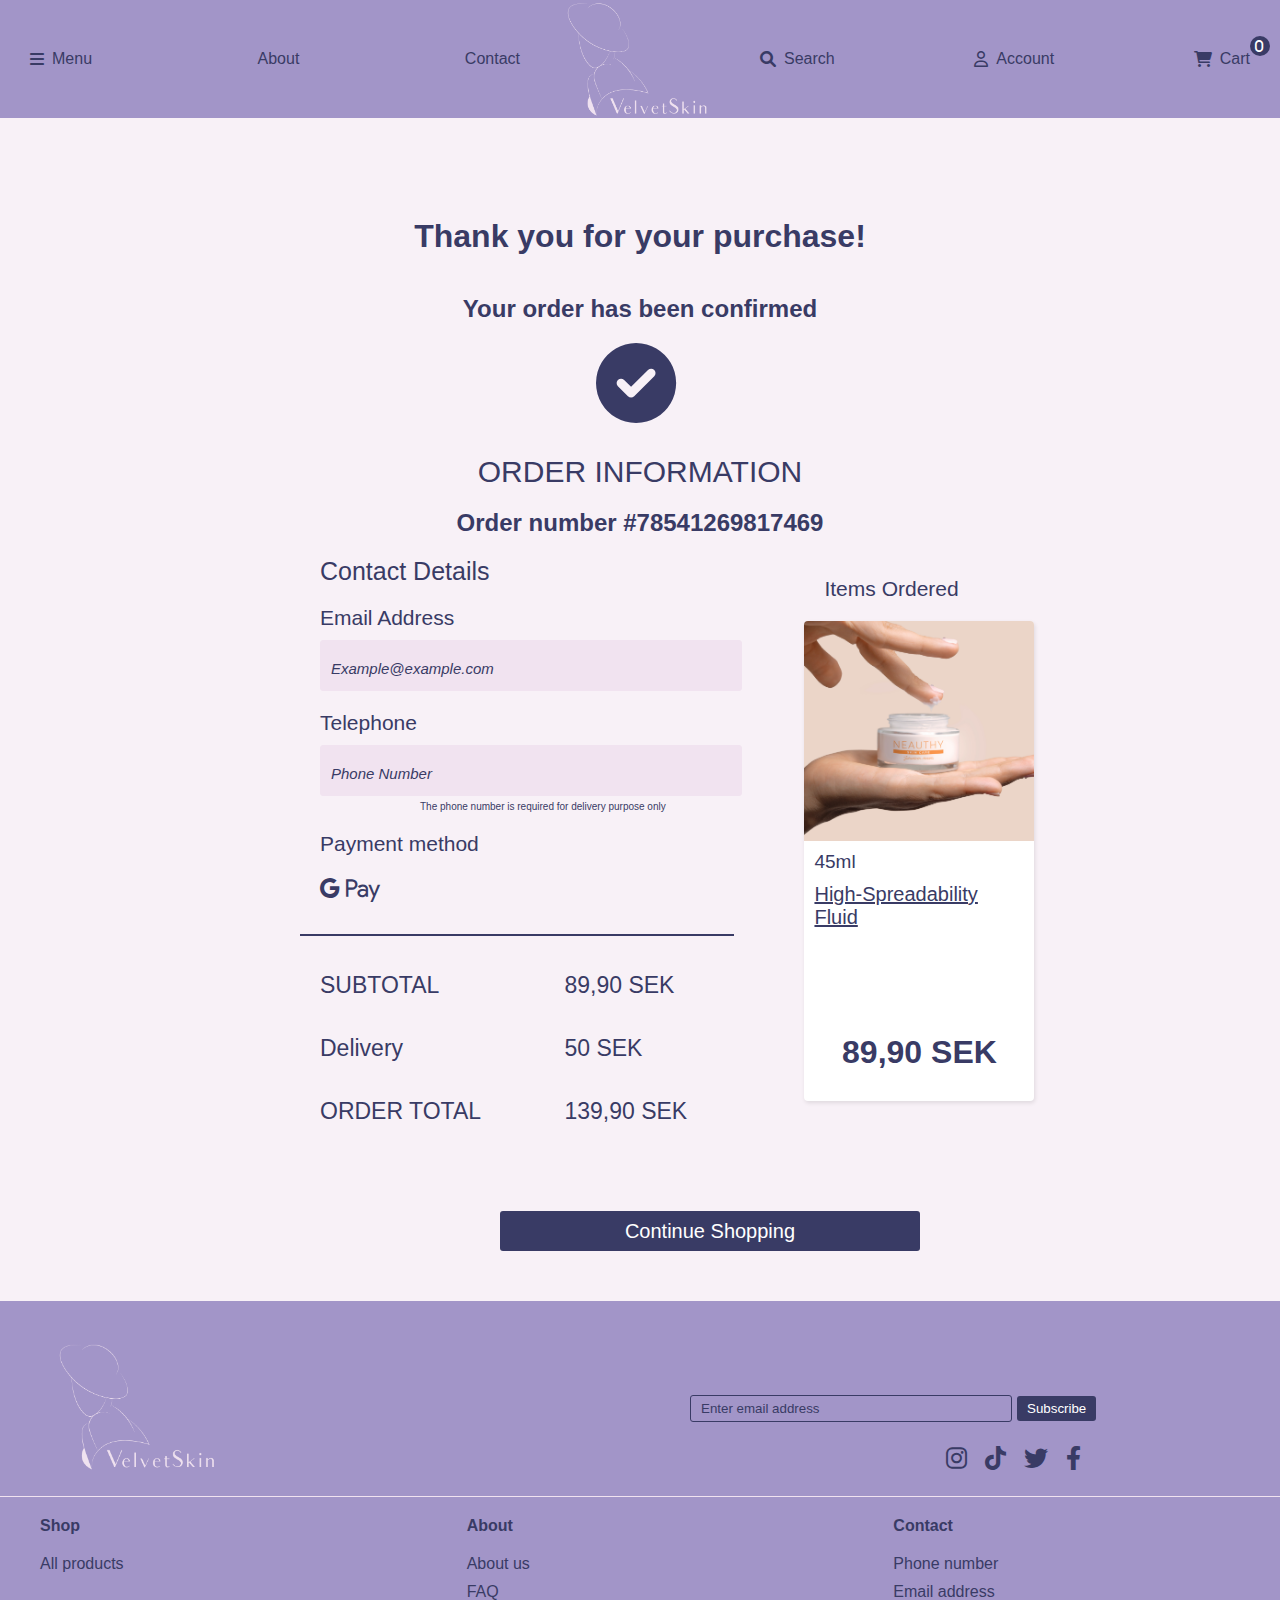
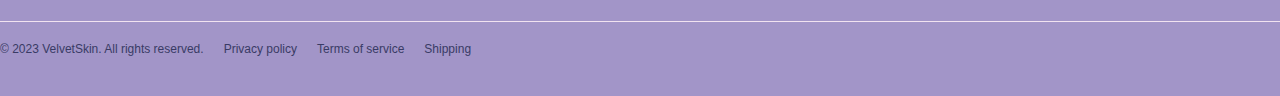
<file: confirmtpage.html>
<!DOCTYPE html>
<html lang="en">

<head>
    <meta charset="UTF-8" />
    <meta name="viewport" content="width=device-width, initial-scale=1.0" />
    <title>VelvetSkin</title>
    <link rel="stylesheet" href="confirmpage.css" />
    <link rel="stylesheet" href="https://cdnjs.cloudflare.com/ajax/libs/font-awesome/6.0.0/css/all.min.css" />
    <script src="confirmpage.js" defer></script>
</head>

<body>
    <nav>
        <ul class="sidebar">
            <li onclick="hideSidebar()">
                <a href="#"><svg xmlns="http://www.w3.org/2000/svg" height="22" viewBox="0 -960 960 960" width="22">
                        <path
                            d="m256-200-56-56 224-224-224-224 56-56 224 224 224-224 56 56-224 224 224 224-56 56-224-224-224 224Z" />
                    </svg>
                </a>
            </li>
            <li><a href="index.html">Home</a></li>
            <li><a href="productpage.html">Shop</a></li>
            <li><a href="#Explore">Explore</a></li>
            <li><a href="#About">About</a></li>
            <li>
                <a href="#"><i class="fa-solid fa-heart"></i>Wishlist</a>
            </li>
            <li><a href="#">Costumer Service</a></li>
            <li><a href="#">Login/Sign in</a></li>
        </ul>
        <ul>
            <li onclick="showSidebar()">
                <a href="#"><i class="fa-solid fa-bars"></i>Menu</a>
            </li>
            <li class="left-items1"><a href="#">About</a></li>
            <li class="left-items1"><a href="#">Contact</a></li>
        </ul>
        <img src="logo/VelvetSkin logo_Rityta 1 copy.png" class="logo" />
        <ul>
            <li class="right-items1">
                <a href="#Search"><i class="fa-solid fa-magnifying-glass"></i>Search</a>
            </li>
            <li class="right-items1">
                <a href="#Account"><i class="fa-regular fa-user"></i>Account</a>
            </li>
            <li class="right-items">
                <a href="shoppingcart.html"><i class="fa-solid fa-cart-shopping"><span>0</span></i>Cart</a>
            </li>
        </ul>
    </nav>

    <main>
        <h1>Thank you for your purchase!</h1>
        <h2>Your order has been confirmed</h2>
        <div class="tick">
            <i class="fa-solid fa-circle-check"></i>
        </div>
        <div class="tab">
            <p1>ORDER INFORMATION</p1>
            <h2>Order number #78541269817469</h2>
            <div class="row">
                <div class="frscln">
                    <div class="contact-details">
                        <p>Contact Details</p>
                    </div>
                    <div class="inputBox">
                        <span>Email Address</span>
                        <input type="email" placeholder="Example@example.com" />
                    </div>

                    <div class="inputBox">
                        <span>Telephone</span>
                        <input type="phone-number" placeholder="Phone Number" />
                        <div class="span1">
                            <span>The phone number is required for delivery purpose only</span>
                        </div>
                    </div>
                    <div class="inputBox">
                        <span>Payment method</span>
                        <div class="shop">
                            <i class="fa-brands fa-google-pay"></i>
                        </div>
                    </div>
                    <hr color="#393b65">
                    <div class="textcols">
                        <div class="textcols-item">
                            <br><br>
                            <p2>SUBTOTAL</p2><br><br><br>
                            <p2>Delivery</p2><br><br><br>
                            <p2>ORDER TOTAL</p2><br><br><br>
                        </div>
                        <div class="textcols-item">
                            <br><br>
                            <p2>89,90 SEK</p2><br><br><br>
                            <p2>50 SEK</p2><br><br><br>
                            <p2>139,90 SEK</p2><br><br><br>
                        </div>
                    </div>
                </div>
                <div class="seccln">
                    <div class="inputBox">
                        <span>Items Ordered</span>
                    </div>
                    <div class="card">
                        <div class="card__top">
                            <a href="#" class="card__image">
                                <img src="products/8.jpg" alt="product8" />
                            </a>
                            <div class="card__label"></div>
                        </div>
                        <div class="card__bottom">
                            <div class="card__prices">
                                <div class="card__price">45ml</div>
                            </div>
                            <a href="#" class="card__title">
                                High-Spreadability Fluid
                            </a>
                            <h1>89,90 SEK</h1>
                        </div>
                    </div>
                </div>
            </div>
        </div>
        <button class="shopping-btn">
            <a href="productpage.html">Continue Shopping</a>
        </button>
    </main>

    <footer>
        <footer>
            <div class="footer-container">
                <div class="footer-info">
                    <div class="footer-top">
                        <div class="footer-logo">
                            <img src="logo/VelvetSkin logo_Rityta 1 copy.png" alt="Your Logo" />
                        </div>

                        <div class="footer-search">
                            <input type="text" id="search" placeholder="Enter email address" />
                            <button id="subscribe">Subscribe</button>
                        </div>

                        <div class="footer-social">
                            <a href="#"><i class="fab fa-instagram"></i></a>
                            <a href="#"><i class="fab fa-tiktok"></i></a>
                            <a href="#"><i class="fab fa-twitter"></i></a>
                            <a href="#"><i class="fab fa-facebook-f"></i></a>
                        </div>
                    </div>
                </div>
            </div>

            <div class="footer-text-container">
                <div class="footer-column">
                    <h4>Shop</h4>
                    <p>All products</p>
                </div>

                <div class="footer-column">
                    <h4>About</h4>
                    <p>About us</p>
                    <p>FAQ</p>
                </div>

                <div class="footer-column">
                    <h4>Contact</h4>
                    <p>Phone number</p>
                    <p>Email address</p>
                </div>
            </div>

            <div class="footer-bottom">
                <p>&copy; 2023 VelvetSkin. All rights reserved.</p>
                <div class="additional-text">
                    <p>Privacy policy</p>
                    <p>Terms of service</p>
                    <p>Shipping</p>
                </div>
            </div>
        </footer>
    </footer>
</body>

</html>
</file>
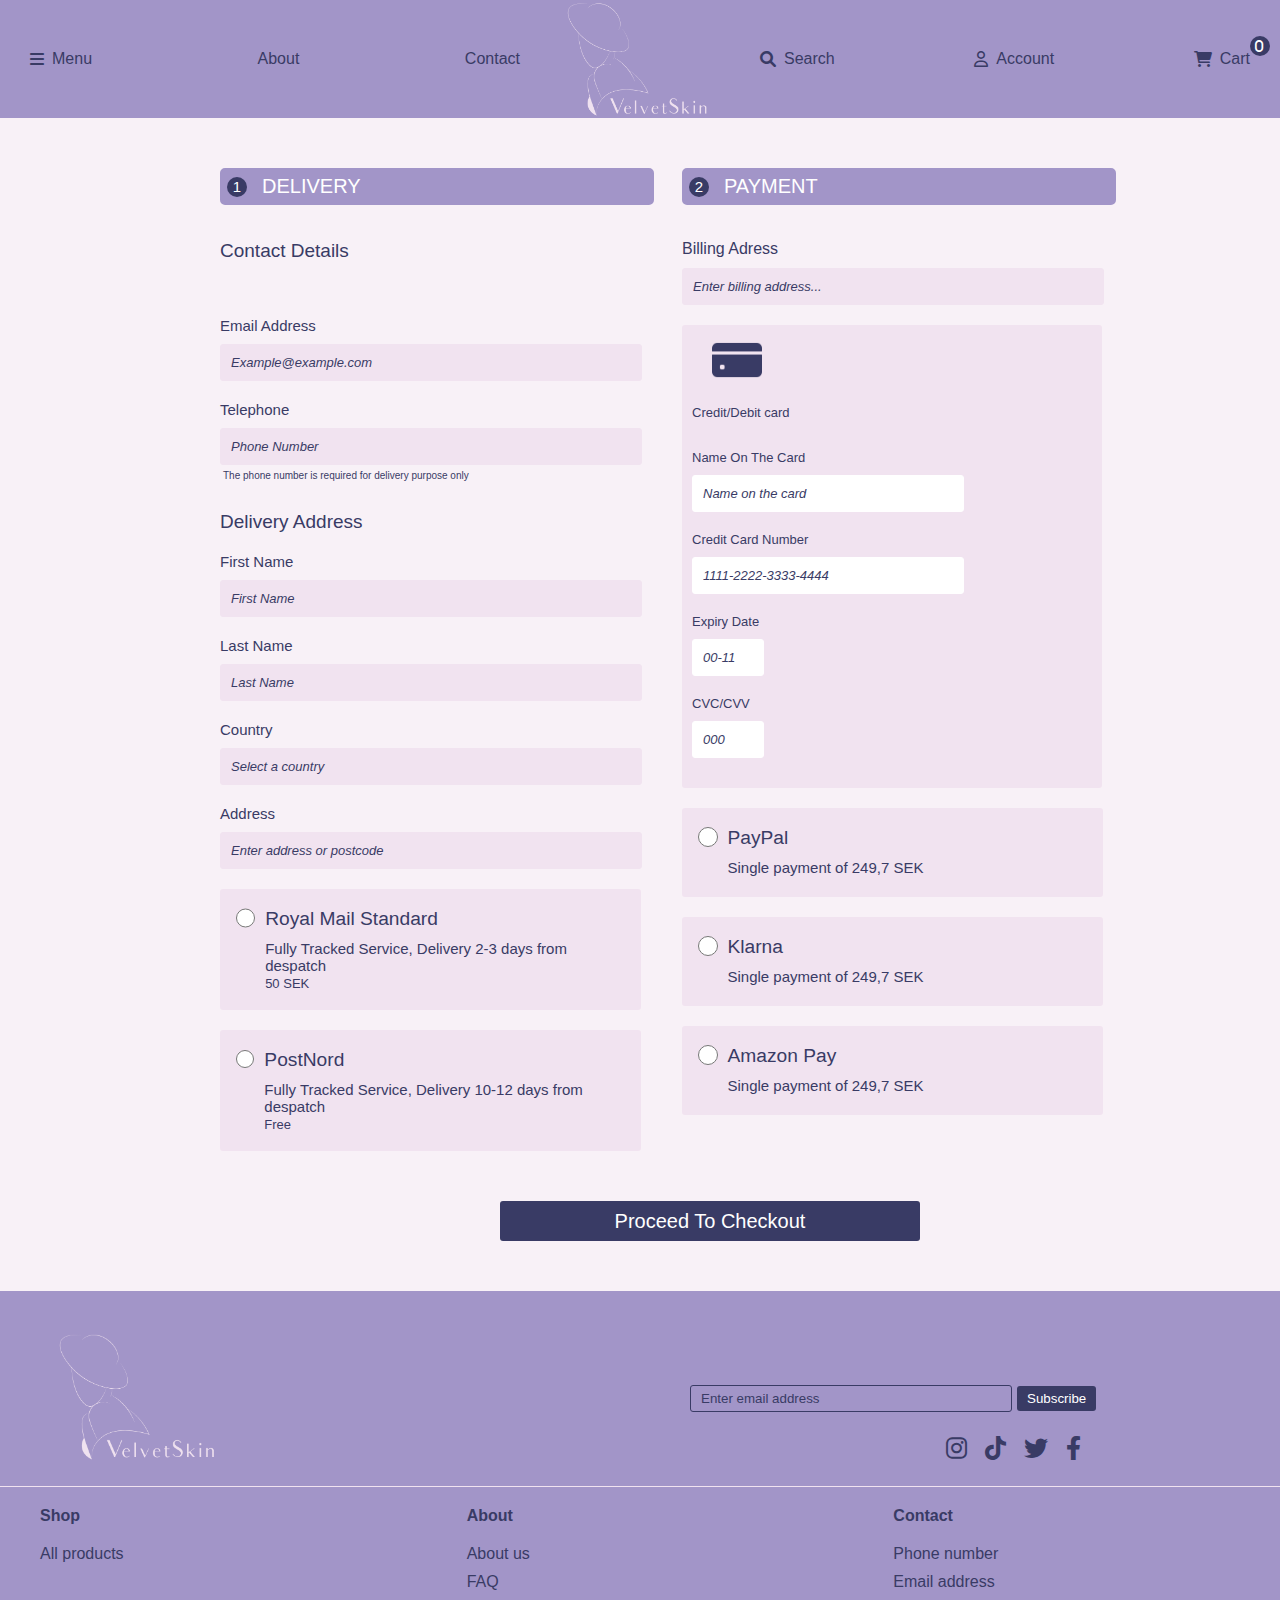
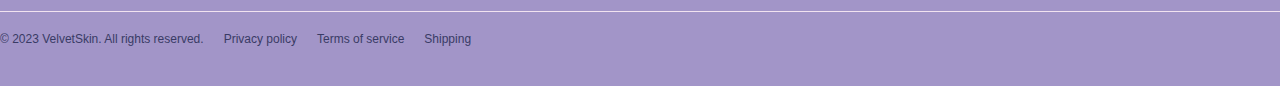
<file: deliverypage.html>
<!DOCTYPE html>
<html lang="en">
  <head>
    <meta charset="UTF-8" />
    <meta name="viewport" content="width=device-width, initial-scale=1.0" />
    <title>VelvetSkin</title>
    <link rel="stylesheet" href="deliverypage.css" />
    <link
      rel="stylesheet"
      href="https://cdnjs.cloudflare.com/ajax/libs/font-awesome/6.0.0/css/all.min.css"
    />
    <script src="deliverypage.js" defer></script>
  </head>

  <body>
    <nav>
      <ul class="sidebar">
        <li onclick="hideSidebar()">
          <a href="#"
            ><svg
              xmlns="http://www.w3.org/2000/svg"
              height="22"
              viewBox="0 -960 960 960"
              width="22"
            >
              <path
                d="m256-200-56-56 224-224-224-224 56-56 224 224 224-224 56 56-224 224 224 224-56 56-224-224-224 224Z"
              />
            </svg>
          </a>
        </li>
        <li><a href="index.html">Home</a></li>
        <li><a href="productpage.html">Shop</a></li>
        <li><a href="#Explore">Explore</a></li>
        <li><a href="#About">About</a></li>
        <li>
          <a href="#"><i class="fa-solid fa-heart"></i>Wishlist</a>
        </li>
        <li><a href="#">Costumer Service</a></li>
        <li><a href="#">Login/Sign in</a></li>
      </ul>
      <ul>
        <li onclick="showSidebar()">
          <a href="#"><i class="fa-solid fa-bars"></i>Menu</a>
        </li>
        <li class="left-items1"><a href="#">About</a></li>
        <li class="left-items1"><a href="#">Contact</a></li>
      </ul>
      <img src="logo/VelvetSkin logo_Rityta 1 copy.png" class="logo" />
      <ul>
        <li class="right-items1">
          <a href="#Search"
            ><i class="fa-solid fa-magnifying-glass"></i>Search</a
          >
        </li>
        <li class="right-items1">
          <a href="#Account"><i class="fa-regular fa-user"></i>Account</a>
        </li>
        <li class="right-items">
          <a href="#"
            ><i class="fa-solid fa-cart-shopping"><span>0</span></i
            >Cart</a
          >
        </li>
      </ul>
    </nav>

    <main>
      <div class="row2">
        <div class="column1">
          <div class="rectangle">
            <div class="circle">1</div>
            <p>DELIVERY</p>
          </div>
          <div class="contact-details">
            <p>Contact Details</p>
          </div>
          <div class="row">
            <div class="inputBox">
              <span>Email Address</span>
              <input type="email" placeholder="Example@example.com" />
            </div>

            <div class="inputBox">
              <span>Telephone</span>
              <input type="phone-number" placeholder="Phone Number" />
              <div class="span1">
                <span
                  >The phone number is required for delivery purpose only</span
                >
              </div>
            </div>

            <div class="deliveryadd">
              <p>Delivery Address</p>
            </div>

            <div class="inputBox">
              <span>First Name</span>
              <input type="name" placeholder="First Name" />
            </div>
            <div class="inputBox">
              <span>Last Name</span>
              <input type="lastname" placeholder="Last Name" />
            </div>

            <div class="inputBox">
              <span>Country</span>
              <input type="country" placeholder="Select a country" />
            </div>
            <div class="inputBox">
              <span>Address</span>
              <input
                type="address-or-postcode"
                placeholder="Enter address or postcode"
              />
            </div>

            <form>
              <label>
                <input type="radio" name="delivery" value="RoyaleMail" />
                <div>
                  <span class="title1">Royal Mail Standard</span>
                  <span class="undertext1">
                    Fully Tracked Service, Delivery 2-3 days from despatch
                  </span>
                  <span class="price">50 SEK</span>
                </div>
              </label>
              <label>
                <input type="radio" name="delivery" value="PostNord" />
                <div>
                  <span class="title2">PostNord</span>
                  <span class="undertext2">
                    Fully Tracked Service, Delivery 10-12 days from despatch
                  </span>
                  <span class="price2">Free</span>
                </div>
              </label>
            </form>
          </div>
        </div>
        <div class="column2">
          <div class="rectangle2">
            <div class="circle2">2</div>
            <p>PAYMENT</p>
          </div>
          <div class="row-right">
            <div class="inputBox">
              <span>Billing Adress</span>
              <input
                type="billing-address"
                placeholder="Enter billing address..."
              />
            </div>
          </div>

          <div class="info-card">
            <div class="InputBox">
              <img src="homepage img/credit-card-2.png" alt="credit-card" />
              <span>Credit/Debit card</span>
            </div>

            <div class="inputBox">
              <span>Name On The Card</span>
              <input type="card-name" placeholder="Name on the card" />
            </div>

            <div class="inputBox">
              <span>Credit Card Number</span>
              <input type="card-number" placeholder="1111-2222-3333-4444" />
            </div>

            <div class="flex">
              <div class="inputBox">
                <span>Expiry Date</span>
                <input type="exp-date" placeholder="00-11" />
              </div>
            </div>
            <div class="inputBox">
              <span>CVC/CVV</span>
              <input type="CVC" placeholder="000" />
            </div>
          </div>
          <form>
            <label>
              <input type="radio" name="payment" value="PayPal" />
              <div>
                <span class="title3">PayPal</span>
                <span class="undertext3"> Single payment of 249,7 SEK </span>
              </div>
            </label>

            <label>
              <input type="radio" name="payment" value="Klarna" />
              <div>
                <span class="title4">Klarna</span>
                <span class="undertext4"> Single payment of 249,7 SEK </span>
              </div>
            </label>

            <label>
              <input type="radio" name="payment" value="Amazon Pay" />
              <div>
                <span class="title5">Amazon Pay</span>
                <span class="undertext5"> Single payment of 249,7 SEK </span>
              </div>
            </label>
          </form>
        </div>
      </div>
      <button class="proceed-payment-btn">
        <a href="confirmtpage.html">Proceed To Checkout</a>
      </button>
    </main>

    <footer>
      <footer>
        <div class="footer-container">
          <div class="footer-info">
            <div class="footer-top">
              <div class="footer-logo">
                <img
                  src="logo/VelvetSkin logo_Rityta 1 copy.png"
                  alt="Your Logo"
                />
              </div>

              <div class="footer-search">
                <input
                  type="text"
                  id="search"
                  placeholder="Enter email address"
                />
                <button id="subscribe">Subscribe</button>
              </div>

              <div class="footer-social">
                <a href="#"><i class="fab fa-instagram"></i></a>
                <a href="#"><i class="fab fa-tiktok"></i></a>
                <a href="#"><i class="fab fa-twitter"></i></a>
                <a href="#"><i class="fab fa-facebook-f"></i></a>
              </div>
            </div>
          </div>
        </div>

        <div class="footer-text-container">
          <div class="footer-column">
            <h4>Shop</h4>
            <p>All products</p>
          </div>

          <div class="footer-column">
            <h4>About</h4>
            <p>About us</p>
            <p>FAQ</p>
          </div>

          <div class="footer-column">
            <h4>Contact</h4>
            <p>Phone number</p>
            <p>Email address</p>
          </div>
        </div>

        <div class="footer-bottom">
          <p>&copy; 2023 VelvetSkin. All rights reserved.</p>
          <div class="additional-text">
            <p>Privacy policy</p>
            <p>Terms of service</p>
            <p>Shipping</p>
          </div>
        </div>
      </footer>
    </footer>
  </body>
</html>
</file>
<file: confirmpage.css>
* {
  margin: 0;
  padding: 0;
}
html {
  scroll-behavior: smooth;
}
body {
  min-height: 100vh;
  font-family: "Open Sans", sans-serif;
  background-color: #f1e3f084;
}

/* Header */

.left-items1 {
  text-decoration: none;
  display: flex;
  justify-content: flex-start;
}
.right-items1 .right-items {
  text-decoration: none;
  display: flex;
  justify-content: flex-end;
  float: right;
  padding: 50px 0;
}
nav {
  background-color: #a295c8;
  width: 100%;
  display: flex;
  align-items: center;
  box-sizing: border-box;
}
nav ul {
  width: 100%;
  list-style: none;
  display: flex;
  justify-content: space-between;
}
nav li {
  height: 50px;
}
nav a {
  height: 100%;
  padding: 0 30px; /*create space between text*/
  text-decoration: none;
  display: flex;
  align-items: center;
  color: #393b65;
}
nav a:hover {
  background-color: #f1e3f0;
}

.fa-cart-shopping {
  position: relative;
}

.fa-cart-shopping span {
  position: absolute;
  display: flex;
  width: 20px;
  height: 20px;
  background-color: #393b65;
  justify-content: center;
  align-items: center;
  color: #fff;
  border-radius: 50%;
  font-size: small;
  top: -15px;
  right: -50px;
}

.fa-cart-shopping {
  position: relative;
}

.fa-cart-shopping span {
  position: absolute;
  display: flex;
  width: 20px;
  height: 20px;
  background-color: #393b65;
  justify-content: center;
  align-items: center;
  color: #fff;
  border-radius: 50%;
  font-size: small;
  top: -15px;
  right: -50px;
}

.logo {
  align-items: center;
  width: 180px;
}

i {
  padding-right: 8px;
}

/* Menu Bar*/

.sidebar {
  position: fixed;
  top: 0%;
  left: 0;
  height: 100vh; /*mean full height of the screen*/
  width: 250px;
  z-index: 999;
  background-color: #f1e3f027;
  backdrop-filter: blur(10px);
  box-shadow: -10px 0 10px rgba(0, 0, 0, 0.1);
  display: none;
  flex-direction: column;
  align-items: flex-start;
  justify-content: flex-start;
}
.sidebar li {
  width: 100%;
}

/* Making Header Responsive*/

@media (max-width: 850px) {
  .left-items1 {
    display: none;
  }
  .right-items1 {
    display: none;
  }
  .right-items {
    padding-left: 9rem;
  }
}

@media (max-width: 600px) {
  .sidebar {
    width: 100%;
  }
}

/* Main Section */
h1,
h2 {
  padding: 20px;
  color: #393b65;
  text-align: center;
}
h1 {
  padding-top: 100px;
}

.tick {
  display: flex;
  justify-content: center;
  color: #393b65;
  font-size: 5rem;
  padding-bottom: 2rem;
}
/* Footer */

footer {
  background-color: #a295c8;
  padding: 40px 0;
  color: #393b65;
}

.footer-top {
  display: flex;
  justify-content: space-between;
  align-items: center;
}

.footer-logo img {
  width: 200px;
  height: auto;
}

.footer-text-container {
  display: flex;
  justify-content: center;
  margin-top: 20px;
  margin-bottom: 20px;
  border-top: 1px solid #f1e3f0;
}

.footer-column {
  flex: 1;
  margin-left: 40px;
}

h4 {
  margin-top: 20px;
  margin-bottom: 20px;
}

.footer-text-container p {
  margin-top: 10px;
  color: #393b65;
}

.footer-social {
  display: flex;
  margin-top: 100px;
  margin-left: -150px;
}

.footer-social a {
  color: #393b65;
  margin-right: 10px;
  font-size: 24px;
  transition: color 0.3s;
}

.footer-social a:hover {
  color: #393b65;
}

.footer-bottom {
  display: flex;
  text-align: right;
  padding-top: 20px;
  padding-right: 20px;
  border-top: 1px solid #f1e3f0;
  font-size: 12px;
}

.additional-text {
  display: flex;
  color: #393b65;
  padding-left: 20px;
  text-align: left;
}

.additional-text p {
  margin-right: 20px;
}

footer {
  background-color: #a295c8;
  padding: 20px 0;
}

.footer-container {
  display: flex;
  justify-content: space-between;
  align-items: center;
  max-width: 1200px;
  margin: 0 auto;
}

.footer-info {
  display: flex;
  color: #fff;
}

.footer-search {
  display: flex;
  align-items: center;
}

input[type="text"]::placeholder {
  color: #393b65;
}

input[type="text"] {
  background-color: #a295c8;
  border: 1px solid;
  border-radius: 3px;
  color: #393b65;
  padding: 5px 10px;
  margin-left: 450px;
  width: 300px;
}

button {
  background-color: #393b65;
  border: none;
  border-radius: 3px;
  color: #fff;
  cursor: pointer;
  padding: 5px 10px;
  margin-left: 5px;
}

button:hover {
  background-color: #393b65; /* used to define the styles for a button when it is being hovered over by the user; that is it changes the background color */
}

/* Responsive Footer */

@media screen and (max-width: 1200px) {
  .footer-search input[type="text"] {
    width: 100%;
    margin-left: 0;
  }

  .footer-search button {
    margin-left: 5px;
  }
}

@media screen and (max-width: 1200px) {
  .footer-container {
    flex-direction: column;
  }

  .footer-top,
  .footer-bottom {
    text-align: center;
  }

  .footer-search {
    margin-top: 20px;
    width: 100%;
  }

  .footer-search input[type="text"] {
    width: 100%;
    margin-left: 0;
  }

  .footer-search button {
    margin-left: 5px;
  }
}

/*Order confirmation*/

.shopping-btn {
  color: #fff;
  background-color: #393b65;
  width: 420px;
  height: 40px;
  font-size: 20px;
  font-family: "Open Sans", sans-serif;
  display: flex;
  align-items: center;
  justify-content: center;
  margin-left: 500px;
  margin-bottom: 50px;
  margin-top: 50px;
  cursor: pointer;
}

.shopping-btn a {
  color: inherit;
  text-decoration: none;
}

.shopping-btn:hover {
  color: #393b65;
  background-color: #f1e3f0;
}

p1 {
  color: #393b65;
  font-size: 30px;
  display: flex;
  justify-content: center;
}

.contact-details p {
  color: #393b65;
  font-family: "Open Sans", sans-serif;
  font-weight: 500;
  margin-left: 20px;
  margin-bottom: 10px;
  font-size: 25px;
}

.row .inputBox {
  margin: 20px;
}

.row .inputBox span {
  margin-bottom: 10px;
  display: block;
  font-family: "Open Sans", sans-serif;
  color: #393b65;
  font-size: 21px;
  font-weight: 400;
}
.row .inputBox .span1 span {
  margin-left: 100px;
  margin-top: 5px;
  margin-bottom: 10px;
  display: block;
  font-family: "Open Sans", sans-serif;
  color: #393b65;
  font-size: 10px;
  font-weight: 400;
}

input[type="email"],
input[type="phone-number"] {
  background-color: #f1e3f0;
  border: 1px solid #f1e3f0;
  border-radius: 3px;
  padding: 10px 10px;
  width: 400px;
  font-size: 25px;
}

input[type="email"]::placeholder,
input[type="phone-number"]::placeholder {
  color: #393b65;
  font-style: italic;
  font-size: 15px;
}

.shop i {
  font-size: 3rem;
  color: #393b65;
}

hr {
  width: 27rem;
}

.textcols {
  white-space: nowrap; /*text wrap ban*/
  margin-left: 20px;
}
.textcols-item {
  white-space: normal;
  display: inline-block;
  width: 15rem;
  vertical-align: top;
}

p2 {
  color: #393b65;
  font-family: "Open Sans", sans-serif;
  font-size: 23px;
}

/*items ordered*/

.card {
  width: 230px;
  min-height: 200px;
  box-shadow: 1px 2px 4px rgba(0, 0, 0, 0.1);
  display: flex;
  justify-content: left;
  flex-direction: column; /* elements in column */
  border-radius: 4px;
  transition: 0.2s;
  position: relative;
  background-color: #fff;
}

/* change the color of the card while hovering */
.card:hover {
  box-shadow: 4px 8px 16px #393b65;
}

.card__top {
  flex: 0 0 220px; /* height - 220px, restriction of exansion and reduction in height */
  position: relative;
  overflow: hidden; /* hide things which couldn't fit */
}

/* container for the image*/
.card__image {
  display: block;
  position: absolute;
  top: 0;
  left: 0;
  width: 100%;
  height: 100%;
}

.card__image > img {
  width: 100%;
  height: 100%;
  object-fit: cover; /* put the image in the card__image container*/
  transition: 0.2s;
  border-top-right-radius: 4px;
  border-top-left-radius: 4px;
}

/* image scale while hovering */
.card__image:hover > img {
  transform: scale(1.1);
}

.card__bottom {
  display: flex;
  flex-direction: column;
  flex: 1 0 auto; /* take the remaining height of the card */
  padding: 10px;
}

.card__prices {
  display: flex;
  margin-bottom: 10px;
}

.card__price {
  font-size: 19px;
  color: #393b65;
  text-align: center;
}

.card__title {
  display: block;
  margin-bottom: 5px;
  font-weight: 400;
  font-size: 20px;
  color: #393b65;
}

.card__title:hover {
  color: #a295c8;
}

.row {
  display: grid;
  grid-template-columns: 1fr 1fr;
}

.frscln {
  margin-left: 300px;
}

@media screen and (max-width: 1000px) {
  .shopping-btn {
    margin-left: 150px;
  }
  .frscln {
    margin-left: 35px;
  }
  .seccln {
    margin-left: -40px;
  }
  .right-items {
    padding-left: 130px;
  }
  .right-items {
    padding-left: 9rem;
  }
  li a {
    padding-left: 15px;
  }
}
@media screen and (max-width: 600px) {
  .row {
    grid-template-columns: repeat(1, 1fr);
  }
  .frscln {
    margin-left: 10px;
    width: 320px;
  }
  .seccln {
    margin-left: 20px;
  }
  .right-items {
    padding-left: 0;
  }
  li a {
    padding-left: 15px;
  }
  .shopping-btn {
    margin-left: 50px;
    width: 300px;
  }
  .frscln {
    margin-left: 0px;
  }
  .seccln {
    margin-left: 80px;
  }
  input[type="email"],
  input[type="phone-number"] {
    width: 300px;
  }
  hr {
    width: 350px;
  }
  p2 {
    font-size: 18px;
  }
  p1,
  h2 {
    margin-right: 0;
  }
  .textcols-item {
    width: 150px;
  }
}
</file>
<file: deliverypage.css>
* {
  margin: 0;
  padding: 0;
}
html {
  scroll-behavior: smooth;
}
body {
  min-height: 100vh;
  font-family: "Open Sans", sans-serif;
  background-color: #f1e3f084;
}

/* Header */

.left-items1 {
  text-decoration: none;
  display: flex;
  justify-content: flex-start;
}
.right-items1 .right-items {
  text-decoration: none;
  display: flex;
  justify-content: flex-end;
  float: right;
  padding: 50px 0;
}
nav {
  background-color: #a295c8;
  width: 100%;
  display: flex;
  align-items: center;
  box-sizing: border-box;
}
nav ul {
  width: 100%;
  list-style: none;
  display: flex;
  justify-content: space-between;
}
nav li {
  height: 50px;
}
nav a {
  height: 100%;
  padding: 0 30px; /*create space between text*/
  text-decoration: none;
  display: flex;
  align-items: center;
  color: #393b65;
}
nav a:hover {
  background-color: #f1e3f0;
}

.fa-cart-shopping {
  position: relative;
}

.fa-cart-shopping span {
  position: absolute;
  display: flex;
  width: 20px;
  height: 20px;
  background-color: #393b65;
  justify-content: center;
  align-items: center;
  color: #fff;
  border-radius: 50%;
  font-size: small;
  top: -15px;
  right: -50px;
}

.logo {
  align-items: center;
  width: 180px;
}

i {
  padding-right: 8px;
}

/* Menu Bar*/

.sidebar {
  position: fixed;
  top: 0%;
  left: 0;
  height: 100vh; /*mean full height of the screen*/
  width: 250px;
  z-index: 999;
  background-color: #f1e3f027;
  backdrop-filter: blur(10px);
  box-shadow: -10px 0 10px rgba(0, 0, 0, 0.1);
  display: none;
  flex-direction: column;
  align-items: flex-start;
  justify-content: flex-start;
}
.sidebar li {
  width: 100%;
}

/* Making Header Responsiv*/

@media (max-width: 850px) {
  .left-items1 {
    display: none;
  }
  .right-items1 {
    display: none;
  }
  .right-items {
    padding-left: 9rem;
  }
}

@media (max-width: 400px) {
  .left-items1 {
    display: none;
  }
  .right-items1 {
    display: none;
  }
  .right-items {
    padding-left: 0;
  }
  li a {
    padding-left: 15px;
  }
}

@media (max-width: 600px) {
  .sidebar {
    width: 100%;
  }
}

/* Main Section */

.rectangle,
.rectangle2 {
  display: flex;
  align-items: center;
  width: 420px;
  margin-left: 20px;
  margin-top: 50px;
  margin-bottom: 35px;
  background-color: #a295c8;
  color: #fff;
  font-family: "Open Sans", sans-serif;
  text-align: center;
  border: 2px solid #a295c8;
  border-radius: 5px;
  font-size: 20px;
  padding: 5px;
}

.circle,
.circle2 {
  width: 20px;
  height: 20px;
  margin-right: 15px;
  background-color: #393b65;
  border-radius: 50%;
  font-size: 15px;
  justify-content: center;
  align-items: center;
  display: flex;
}

.contact-details p {
  color: #393b65;
  font-family: "Open Sans", sans-serif;
  font-weight: 500;
  margin-left: 20px;
  margin-bottom: 55px;
  font-size: 19px;
}

.row .inputBox {
  margin: 20px;
}

.row .inputBox span {
  margin-bottom: 10px;
  display: block;
  font-family: "Open Sans", sans-serif;
  color: #393b65;
  font-size: 15px;
  font-weight: 400;
}
.row .inputBox .span1 span {
  margin-left: 3px;
  margin-top: 5px;
  margin-bottom: 10px;
  display: block;
  font-family: "Open Sans", sans-serif;
  color: #393b65;
  font-size: 10px;
  font-weight: 400;
}

input[type="email"],
input[type="phone-number"],
input[type="name"],
input[type="lastname"],
input[type="country"],
input[type="address-or-postcode"] {
  background-color: #f1e3f0;
  border: 1px solid #f1e3f0;
  border-radius: 3px;
  padding: 10px 10px;
  width: 400px;
  font-size: 13px;
}

input[type="email"]::placeholder,
input[type="phone-number"]::placeholder,
input[type="name"]::placeholder,
input[type="lastname"]::placeholder,
input[type="country"]::placeholder,
input[type="address-or-postcode"]::placeholder {
  color: #393b65;
  font-style: italic;
  font-size: 13px;
}

.deliveryadd {
  color: #393b65;
  font-family: "Open Sans", sans-serif;
  font-weight: 500;
  margin-left: 20px;
  font-size: 19px;
}

.delivery-option {
  color: #393b65;
  font-family: "Open Sans", sans-serif;
  font-weight: 500;
  margin-left: 20px;
  font-size: 19px;
}

.proceed-payment-btn {
  color: #fff;
  background-color: #393b65;
  width: 420px;
  height: 40px;
  font-size: 20px;
  font-family: "Open Sans", sans-serif;
  display: flex;
  align-items: center;
  justify-content: center;
  margin-left: 500px;
  margin-bottom: 50px;
  margin-top: 50px;
  cursor: pointer;
}

.proceed-payment-btn a {
  color: inherit;
  text-decoration: none;
}

.proceed-payment-btn:hover {
  color: #393b65;
  background-color: #f1e3f0;
}

input[type="radio"] {
  width: 20px;
  height: 20px;
  margin-right: 5px;
}

label {
  margin-top: 20px;
  margin-left: 20px;
  width: 390px;
  background-color: #f1e3f0;
  color: #393b65;
  font-family: "Open Sans", sans-serif;
  cursor: pointer;
  display: flex;
  gap: 5px;
  border: 3px solid #f1e3f0;
  padding: 16px 12.5px;
  border-radius: 3px;
}

label > div {
  display: flex;
  flex-direction: column;
}

.title1,
.title2,
.title3,
.title4,
.title5 {
  display: block;
  margin-bottom: 10px;
  font-size: larger;
}

.undertext1,
.undertext2,
.undertext3,
.undertext4,
.undertext5,
.undertext6 {
  display: block;
  margin-bottom: 2px;
  font-size: 15px;
}

.price,
.price2 {
  display: block;
  font-size: small;
}

/* Right Side */

.info-card {
  background-color: #f1e3f0;
  border-radius: 3px;
  padding: 10px 10px;
  width: 400px;
  font-size: 13px;
  margin-left: 20px;
}

input[type="card-name"],
input[type="card-number"] {
  background-color: #fff;
  border: 1px solid #fff;
  border-radius: 3px;
  padding: 10px 10px;
  width: 250px;
  font-size: 13px;
}

input[type="billing-address"] {
  background-color: #f1e3f0;
  border: 1px solid #f1e3f0;
  border-radius: 3px;
  padding: 10px 10px;
  width: 400px;
  font-size: 13px;
  margin-left: 20px;
}

.row-right span {
  margin-left: 20px;
}

input[type="billing-address"]::placeholder {
  color: #393b65;
  font-style: italic;
  font-size: 13px;
}

input[type="card-name"]::placeholder,
input[type="card-number"]::placeholder,
input[type="exp-date"]::placeholder,
input[type="CVC"]::placeholder {
  color: #393b65;
  font-style: italic;
  font-size: 13px;
}

input[type="exp-date"],
input[type="CVC"] {
  background-color: #fff;
  border: 1px solid #fff;
  border-radius: 3px;
  padding: 10px 10px;
  width: 50px;
  font-size: 13px;
}

.inputBox {
  display: flex;
  flex-direction: column;
  margin-bottom: 20px;
  color: #393b65;
}
.inputBox span {
  margin-bottom: 10px;
}

.info-card .InputBox {
  display: flex;
  flex-direction: column;
  margin-bottom: 20px;
  align-items: start;
  gap: 20px;
}

.info-card .InputBox input {
  width: 250px;
}

.InputBox img {
  margin-left: 20px;
  width: 50px;
  height: auto;
}

.info-card .InputBox span {
  color: #393b65;
  margin-bottom: 10px;
}

.container-main {
  display: flex;
  justify-content: center;
  align-items: center;
}

.row2 {
  display: grid;
  grid-template-columns: 1fr 1fr;
  margin-bottom: 30px;
}
.column1 {
  margin-left: 200px;
}

@media only screen and (max-width: 1086px) {
  .column1 {
    margin-left: 70px;
  }
  .proceed-payment-btn {
    margin-left: 35%;
  }
}

@media only screen and (max-width: 1025px) {
  .column1 {
    margin-left: 50px;
  }
  .proceed-payment-btn {
    margin-left: 30%;
  }
}

@media only screen and (max-width: 850px) {
  .column1 {
    margin-left: -20px;
  }
  .proceed-payment-btn {
    margin-left: 30%;
  }
}

@media only screen and (max-width: 800px) {
  .row2 {
    grid-template-columns: 1fr; /* single column for smaller screens */
  }

  .container-main {
    flex-direction: column; /* flex direction for smaller screens */
    justify-content: center;
    align-items: center;
  }

  .column1,
  .column2 {
    margin-left: 55px;
    margin-right: auto;
  }

  .proceed-payment-btn {
    margin-left: 75px;
    margin-right: auto;
  }
}

@media only screen and (max-width: 400px) {
  .row2 {
    grid-template-columns: 1fr; /* single column for smaller screens */
  }

  .container-main {
    flex-direction: column; /* flex direction for smaller screens */
    justify-content: center;
    align-items: center;
  }

  .column1,
  .column2 {
    margin-left: 0px;
    margin-right: 0;
  }

  .proceed-payment-btn {
    margin-left: 80px;
    margin-right: auto;
    width: 240px;
    height: 40px;
    font-size: 17px;
  }

  .info-card {
    width: 337px;
  }

  input[type="email"],
  input[type="phone-number"],
  input[type="name"],
  input[type="lastname"],
  input[type="country"],
  input[type="address-or-postcode"],
  input[type="billing-address"] {
    width: 337px;
  }

  .rectangle,
  .rectangle2 {
    width: 345px;
  }

  label {
    width: 327px;
  }
}

/* Footer */

footer {
  background-color: #a295c8;
  padding: 40px 0;
  color: #393b65;
}

.footer-top {
  display: flex;
  justify-content: space-between;
  align-items: center;
}

.footer-logo img {
  width: 200px;
  height: auto;
}

.footer-text-container {
  display: flex;
  justify-content: center;
  margin-top: 20px;
  margin-bottom: 20px;
  border-top: 1px solid #f1e3f0;
}

.footer-column {
  flex: 1;
  margin-left: 40px;
}

h4 {
  margin-top: 20px;
  margin-bottom: 20px;
}

.footer-text-container p {
  margin-top: 10px;
  color: #393b65;
}

.footer-social {
  display: flex;
  margin-top: 100px;
  margin-left: -150px;
}

.footer-social a {
  color: #393b65;
  margin-right: 10px;
  font-size: 24px;
  transition: color 0.3s;
}

.footer-social a:hover {
  color: #393b65;
}

.footer-bottom {
  display: flex;
  text-align: right;
  padding-top: 20px;
  padding-right: 20px;
  border-top: 1px solid #f1e3f0;
  font-size: 12px;
}

.additional-text {
  display: flex;
  color: #393b65;
  padding-left: 20px;
  text-align: left;
}

.additional-text p {
  margin-right: 20px;
}

footer {
  background-color: #a295c8;
  padding: 20px 0;
}

.footer-container {
  display: flex;
  justify-content: space-between;
  align-items: center;
  max-width: 1200px;
  margin: 0 auto;
}

.footer-info {
  display: flex;
  color: #fff;
}

.footer-search {
  display: flex;
  align-items: center;
}

input[type="text"]::placeholder {
  color: #393b65;
}

input[type="text"] {
  background-color: #a295c8;
  border: 1px solid;
  border-radius: 3px;
  color: #393b65;
  padding: 5px 10px;
  margin-left: 450px;
  width: 300px;
}

button {
  background-color: #393b65;
  border: none;
  border-radius: 3px;
  color: #fff;
  cursor: pointer;
  padding: 5px 10px;
  margin-left: 5px;
}

button:hover {
  background-color: #393b65; /* used to define the styles for a button when it is being hovered over by the user; that is it changes the background color */
}

/* Responsive Footer */

@media screen and (max-width: 1200px) {
  .footer-search input[type="text"] {
    width: 100%;
    margin-left: 0;
  }

  .footer-search button {
    margin-left: 5px;
  }
}

@media screen and (max-width: 1200px) {
  .footer-container {
    flex-direction: column;
  }

  .footer-top,
  .footer-bottom {
    text-align: center;
  }

  .footer-search {
    margin-top: 20px;
    width: 100%;
  }

  .footer-search input[type="text"] {
    width: 100%;
    margin-left: 0;
  }

  .footer-search button {
    margin-left: 5px;
  }
}
</file>
